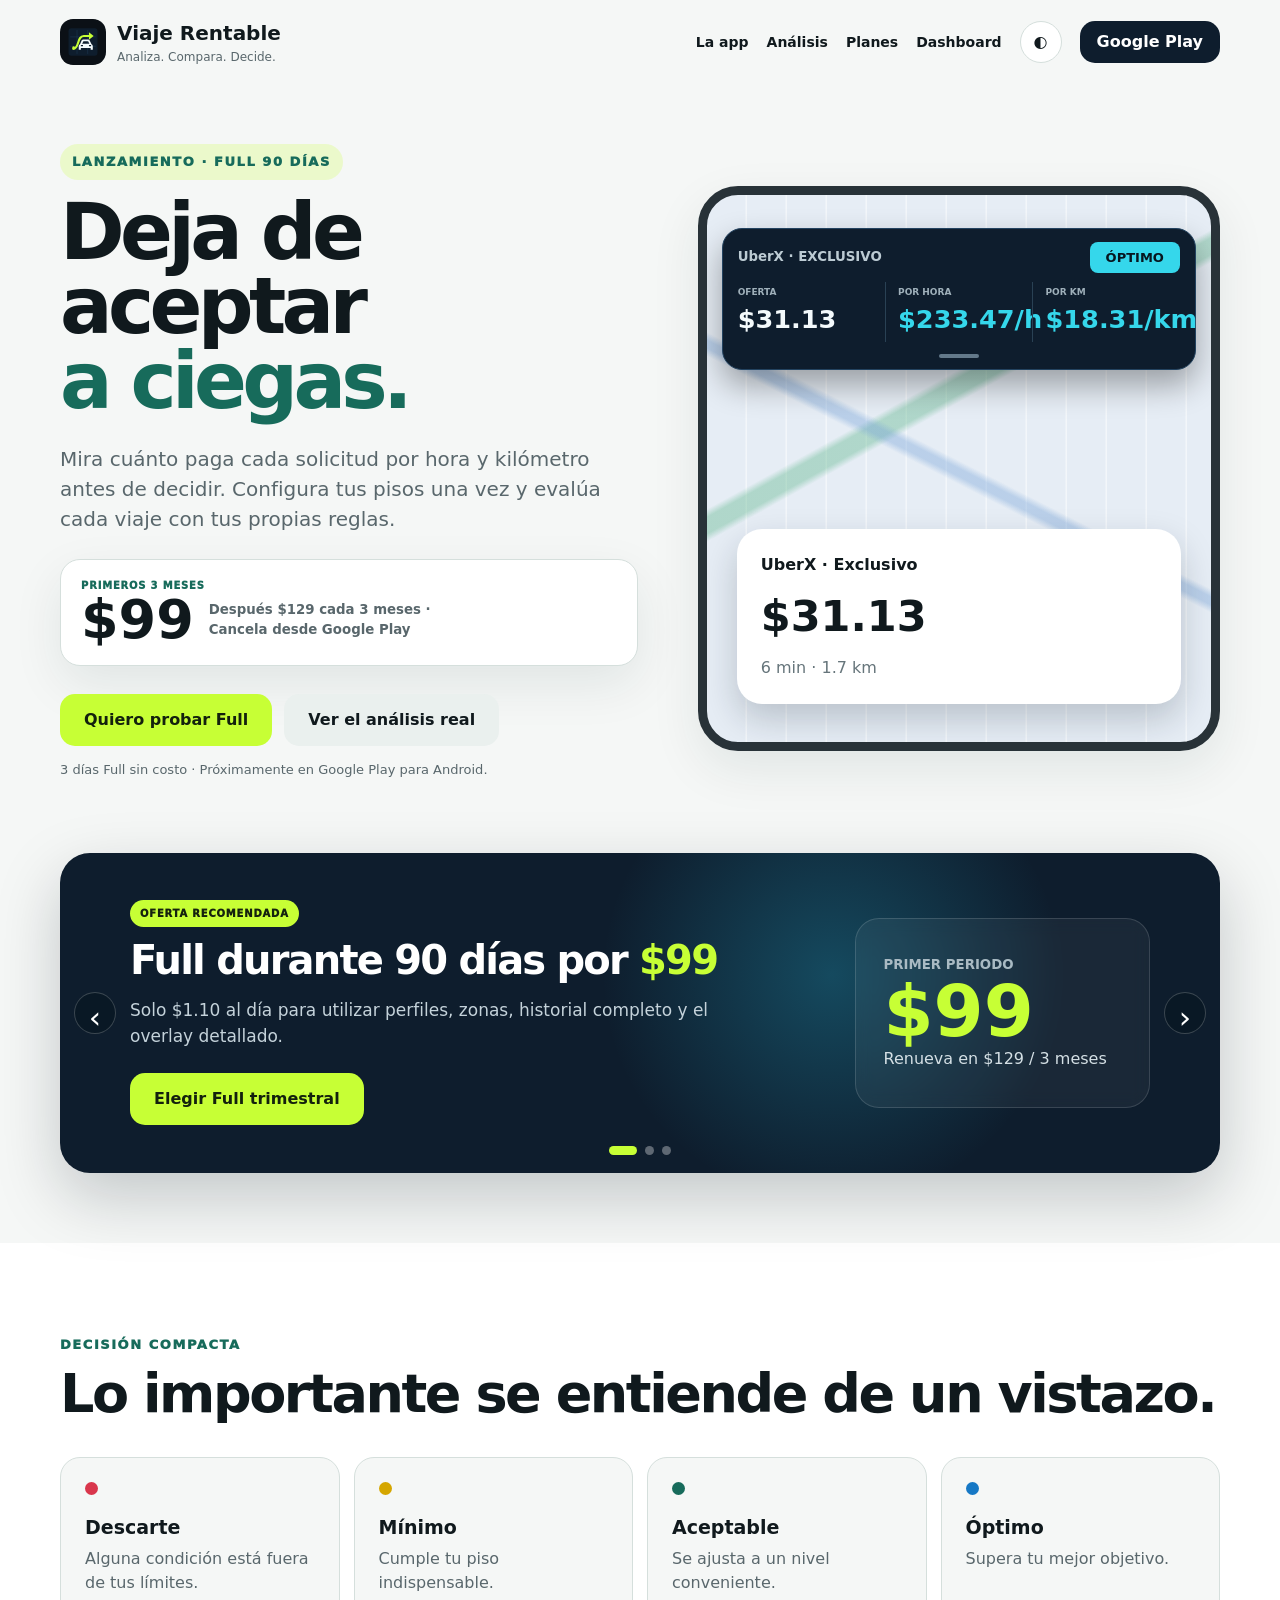
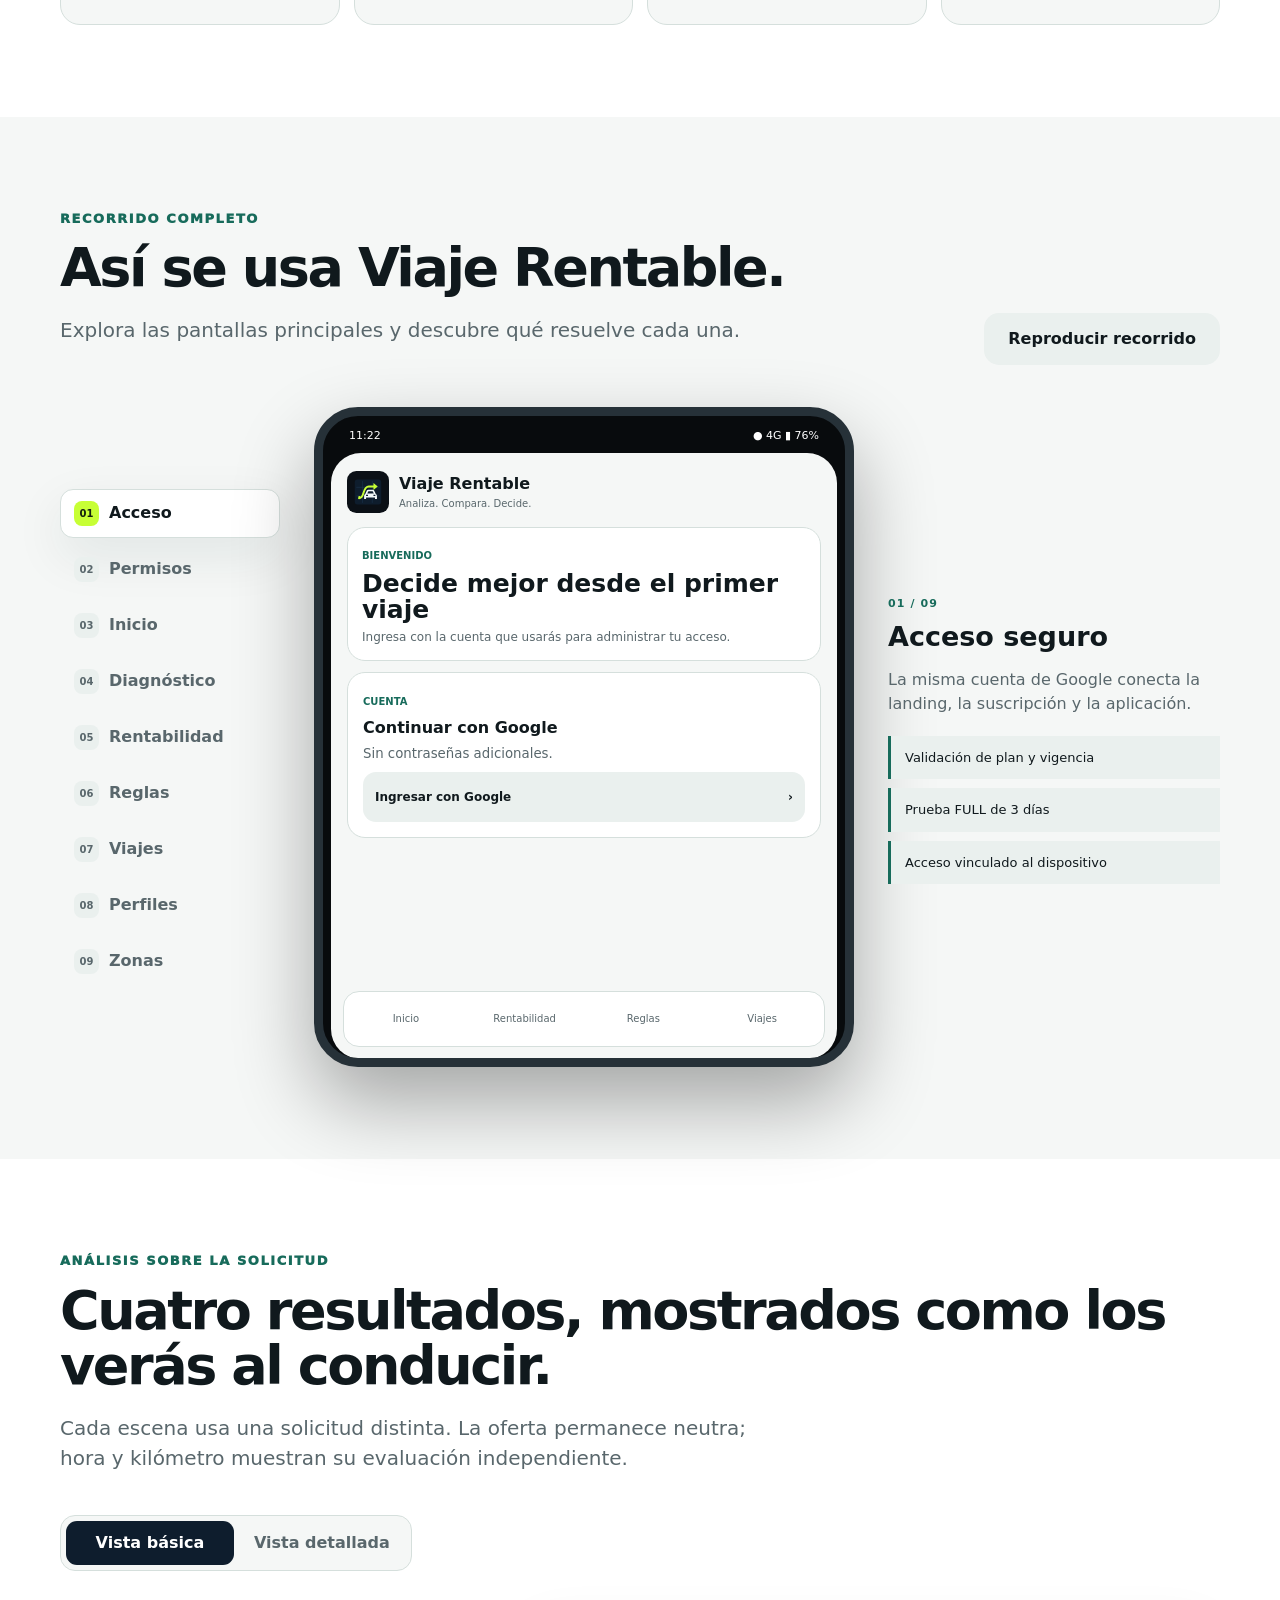
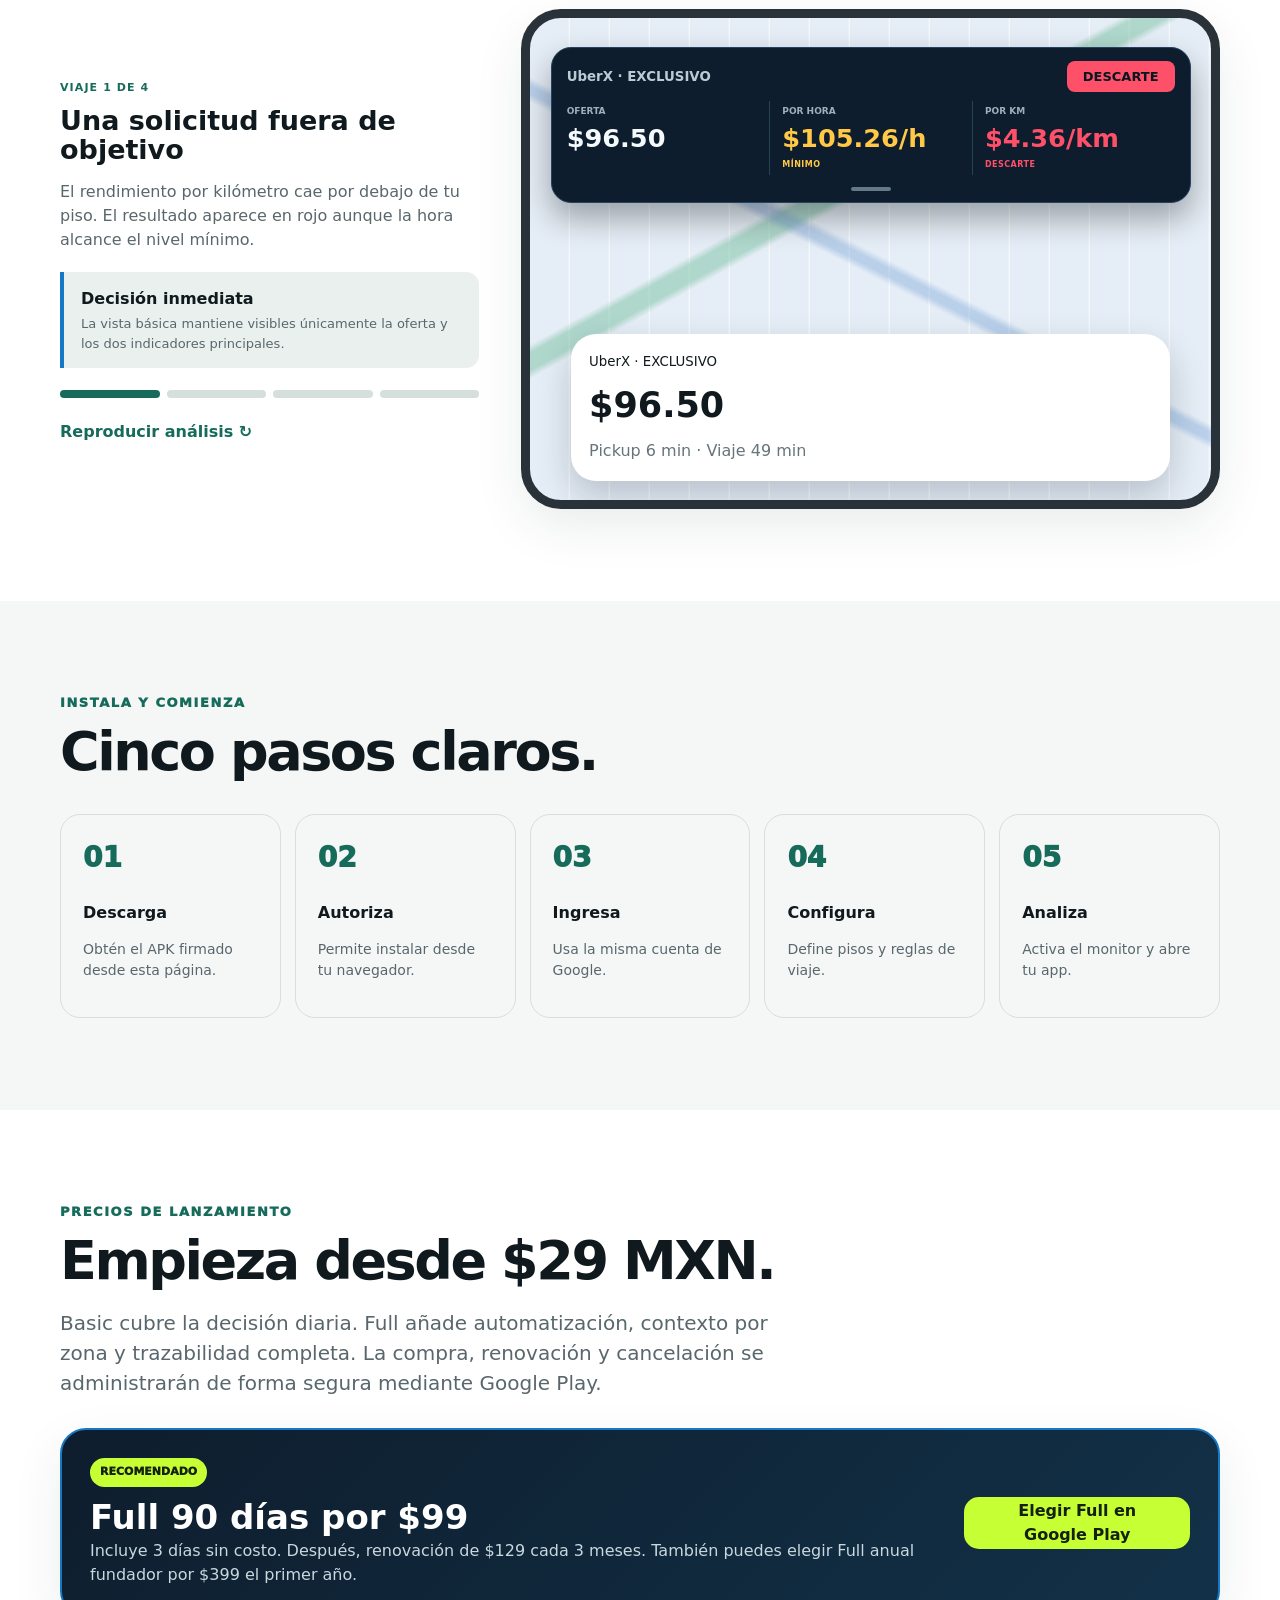
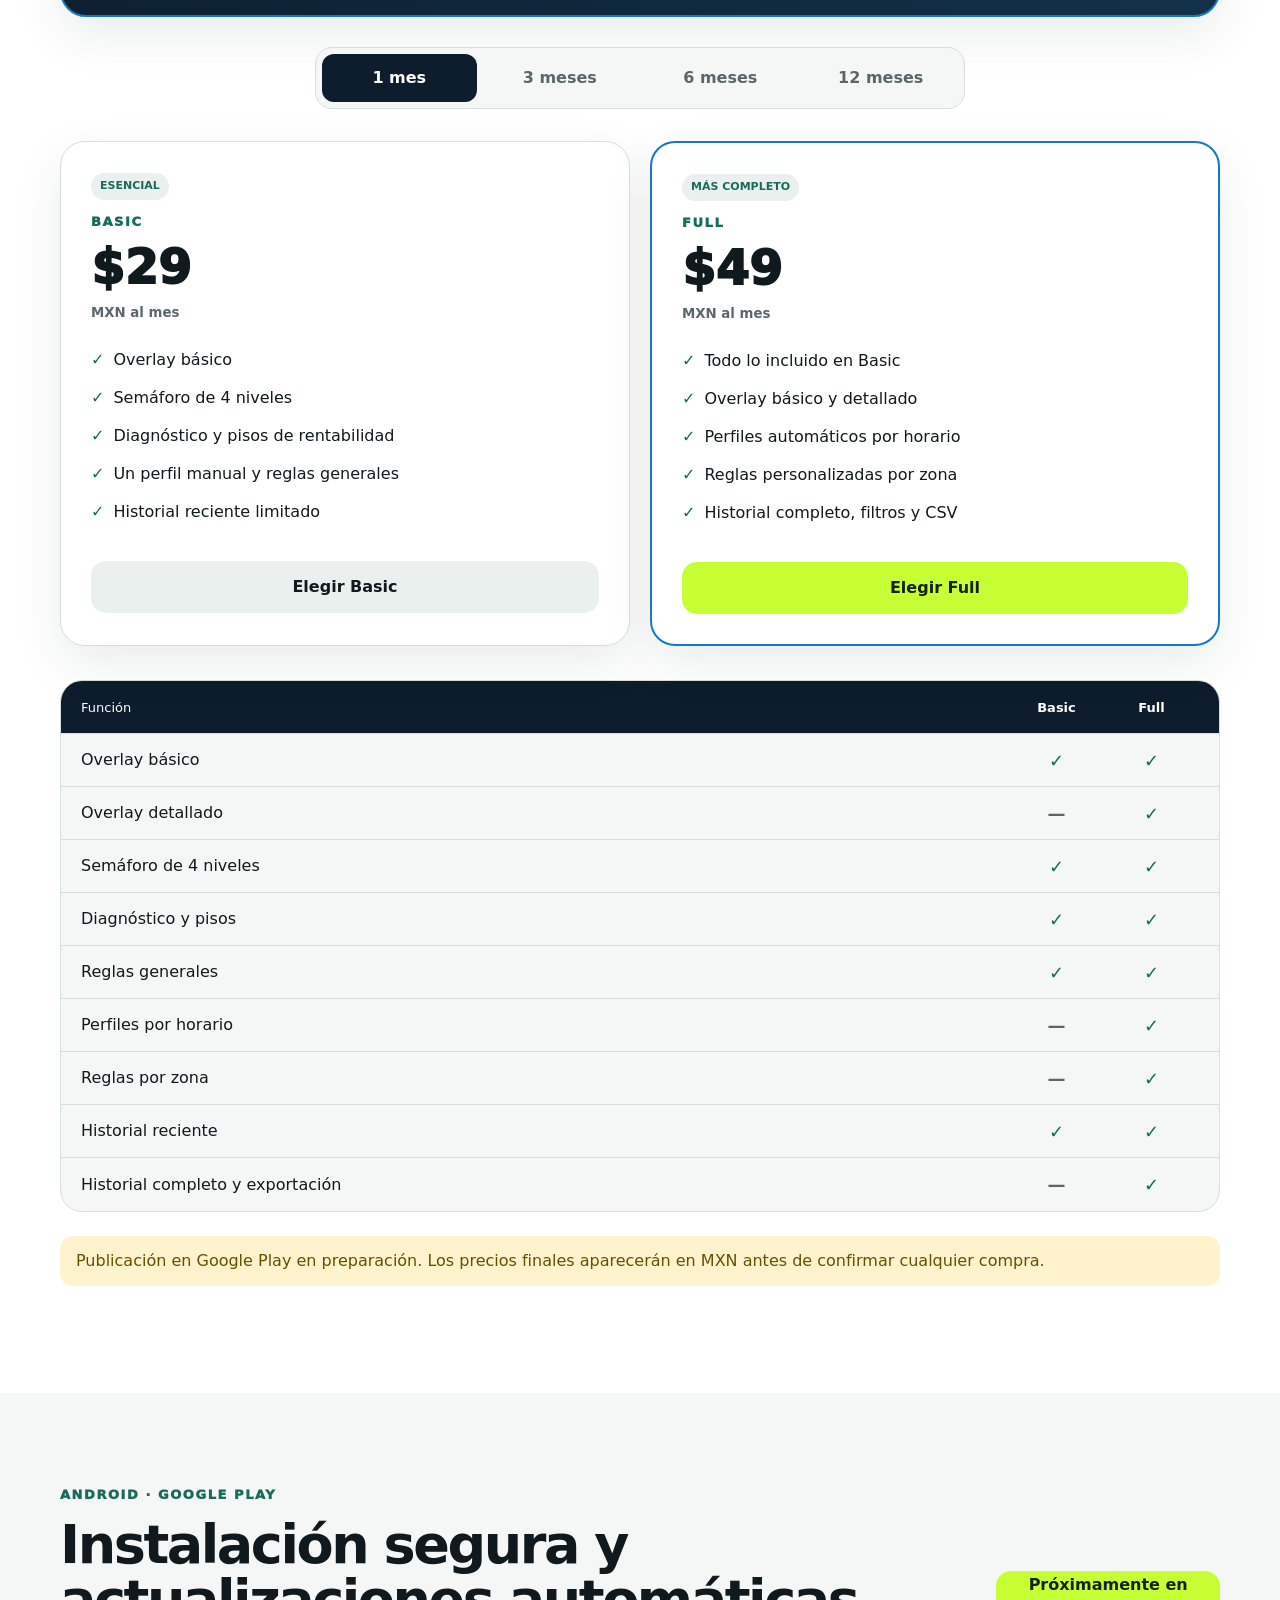
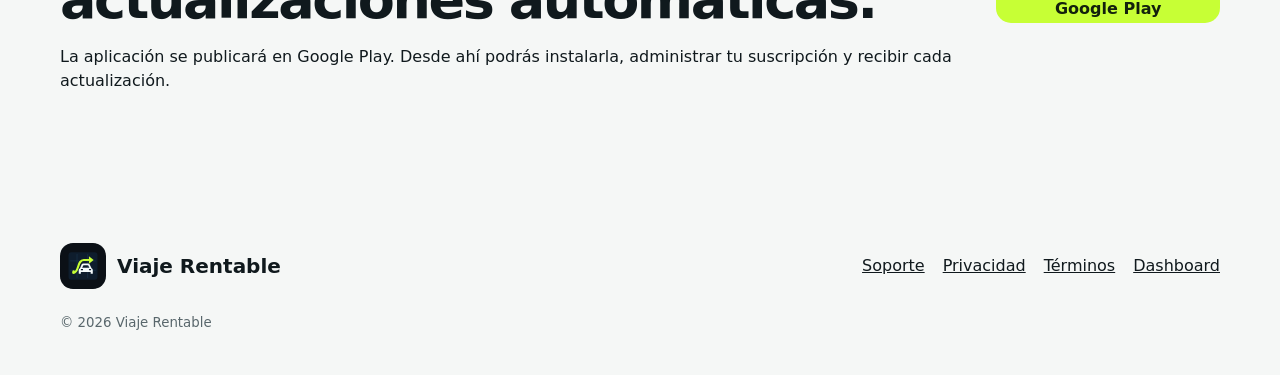
<file: web/index.html>
<!doctype html><html lang="es-MX"><head><meta charset="utf-8"><meta name="viewport" content="width=device-width,initial-scale=1"><meta name="theme-color" content="#0b1016"><title>Viaje Rentable | Decide con datos</title><meta name="description" content="Analiza solicitudes visibles de Uber Driver y DiDi Conductor con tus propios parámetros de rentabilidad."><link rel="icon" href="./assets/app-icon.svg"><link rel="stylesheet" href="./styles.css"></head><body>
<header class="wrap top"><a class="brand" href="./"><img src="./assets/app-icon.svg" alt=""><span>Viaje Rentable<small>Analiza. Compara. Decide.</small></span></a><nav class="nav"><a href="#producto">La app</a><a href="#analisis">Análisis</a><a href="#planes">Planes</a><a href="./admin/">Dashboard</a><button class="theme-toggle" data-theme-toggle aria-label="Cambiar tema">◐</button><button class="button compact" data-play>Google Play</button></nav></header>
<main>
<section class="wrap hero sales-hero"><div><div class="eyebrow promo-eyebrow">LANZAMIENTO · FULL 90 DÍAS</div><h1>Deja de aceptar<br><span>a ciegas.</span></h1><p class="lead">Mira cuánto paga cada solicitud por hora y kilómetro antes de decidir. Configura tus pisos una vez y evalúa cada viaje con tus propias reglas.</p><div class="hero-offer"><span>PRIMEROS 3 MESES</span><strong>$99</strong><small>Después $129 cada 3 meses · Cancela desde Google Play</small></div><div class="actions"><a class="button primary pulse-cta" href="#planes">Quiero probar Full</a><a class="button ghost" href="#analisis">Ver el análisis real</a></div><p class="fine">3 días Full sin costo · Próximamente en Google Play para Android.</p></div><div class="phone hero-phone"><div class="map-lines"></div><div class="ride-card"><b>UberX · Exclusivo</b><strong>$31.13</strong><span>6 min · 1.7 km</span></div><div class="real-overlay"><div class="overlay-head"><small>UberX · EXCLUSIVO</small><b class="level decision-optimal">ÓPTIMO</b></div><div class="overlay-metrics"><div><span>OFERTA</span><strong>$31.13</strong></div><div><span>POR HORA</span><strong class="level-optimal">$233.47/h</strong></div><div><span>POR KM</span><strong class="level-optimal">$18.31/km</strong></div></div><i></i></div></div></section>
<section class="wrap sales-carousel" aria-label="Promociones de lanzamiento"><div class="sales-track" id="salesTrack"><article class="sales-slide active"><div><span class="sales-kicker">OFERTA RECOMENDADA</span><h2>Full durante 90 días por <em>$99</em></h2><p>Solo $1.10 al día para utilizar perfiles, zonas, historial completo y el overlay detallado.</p><a href="#planes" class="button primary">Elegir Full trimestral</a></div><div class="price-visual"><small>PRIMER PERIODO</small><strong>$99</strong><span>Renueva en $129 / 3 meses</span></div></article><article class="sales-slide"><div><span class="sales-kicker">MAYOR AHORRO</span><h2>Un año completo de Full por <em>$399</em></h2><p>Precio fundador durante el primer año. Después, renovación anual por $449.</p><a href="#planes" class="button primary">Ver Full anual</a></div><div class="price-visual"><small>AHORRO VS. MENSUAL</small><strong>$189</strong><span>Primer año de lanzamiento</span></div></article><article class="sales-slide"><div><span class="sales-kicker">DECIDE CON DATOS</span><h2>Una solicitud puede verse bien y pagar mal.</h2><p>Viaje Rentable compara hora y kilómetro por separado y aplica el resultado más conservador.</p><a href="#analisis" class="button primary">Ver ejemplos reales</a></div><div class="benefit-visual"><b>POR HORA</b><strong class="level-optimal">$205.40/h</strong><b>POR KM</b><strong class="level-acceptable">$8.40/km</strong></div></article></div><button class="carousel-arrow prev" id="salesPrev" aria-label="Promoción anterior">‹</button><button class="carousel-arrow next" id="salesNext" aria-label="Promoción siguiente">›</button><div class="sales-dots" id="salesDots"></div></section>

<section class="section surface"><div class="wrap"><div class="eyebrow">Decisión compacta</div><h2>Lo importante se entiende de un vistazo.</h2><div class="grid4"><article class="feature"><span class="dot discard"></span><b>Descarte</b><p>Alguna condición está fuera de tus límites.</p></article><article class="feature"><span class="dot minimum"></span><b>Mínimo</b><p>Cumple tu piso indispensable.</p></article><article class="feature"><span class="dot acceptable"></span><b>Aceptable</b><p>Se ajusta a un nivel conveniente.</p></article><article class="feature"><span class="dot optimal"></span><b>Óptimo</b><p>Supera tu mejor objetivo.</p></article></div></div></section>

<section class="section product-tour" id="producto"><div class="wrap"><div class="tour-heading"><div><div class="eyebrow">Recorrido completo</div><h2>Así se usa Viaje Rentable.</h2><p class="lead">Explora las pantallas principales y descubre qué resuelve cada una.</p></div><button class="button ghost" id="playTour">Reproducir recorrido</button></div><div class="tour-layout"><div class="tour-nav" id="tourNav"></div><div class="device-stage"><div class="app-device"><div class="device-status"><span>11:22</span><span>● 4G ▮ 76%</span></div><div class="app-shell"><div class="app-bar"><img src="./assets/app-icon.svg" alt=""><span><b>Viaje Rentable</b><small>Analiza. Compara. Decide.</small></span></div><div class="app-view" id="appView"></div><div class="app-tabs" id="appTabs"><button>Inicio</button><button>Rentabilidad</button><button>Reglas</button><button>Viajes</button></div></div></div><div class="tour-copy"><span id="tourStep">01 / 09</span><h3 id="tourTitle">Acceso seguro</h3><p id="tourDescription"></p><div id="tourHighlights" class="tour-highlights"></div></div></div></div></section>

<section class="section surface" id="analisis"><div class="wrap"><div class="eyebrow">Análisis sobre la solicitud</div><h2>Cuatro resultados, mostrados como los verás al conducir.</h2><p class="lead">Cada escena usa una solicitud distinta. La oferta permanece neutra; hora y kilómetro muestran su evaluación independiente.</p><div class="overlay-view-switch" role="group" aria-label="Vista del overlay"><button class="active" data-overlay-view="basic">Vista básica</button><button data-overlay-view="detail">Vista detallada</button></div><div class="analysis-stage"><div class="analysis-copy"><span id="rideCounter">VIAJE 1 DE 4</span><h3 id="rideTitle">Una solicitud fuera de objetivo</h3><p id="rideExplanation"></p><div class="view-note"><b id="overlayViewTitle">Decisión inmediata</b><span id="overlayViewCopy">La vista básica mantiene visibles únicamente la oferta y los dos indicadores principales.</span></div><div class="ride-selector" id="rideSelector"></div><button class="text-button" id="playRides">Reproducir análisis ↻</button></div><div class="demo-phone ride-demo"><div class="fake-map"></div><div class="fake-request"><small id="demoCategory"></small><strong id="demoOffer"></strong><span id="demoRoute"></span></div><div class="real-overlay animated visible" id="analysisOverlay"><div class="overlay-head"><small id="demoOverlayCategory"></small><b class="level" id="demoDecision"></b></div><div class="overlay-metrics"><div><span>OFERTA</span><strong id="demoOverlayOffer"></strong></div><div><span>POR HORA</span><strong id="demoHour"></strong><small id="demoHourLevel"></small></div><div><span>POR KM</span><strong id="demoKm"></strong><small id="demoKmLevel"></small></div></div><div class="detail-breakdown hidden" id="detailBreakdown"><b>EVALUACIÓN POR DATO</b><div class="detail-grid"><div><span>Por hora</span><strong id="detailHour"></strong><small id="detailHourState"></small></div><div><span>Por km</span><strong id="detailKm"></strong><small id="detailKmState"></small></div><div><span>Tiempo total</span><strong id="detailTime"></strong><small>LECTURA</small></div><div><span>Distancia total</span><strong id="detailDistance"></strong><small>LECTURA</small></div><div><span>Calificación</span><strong id="detailRating"></strong><small>CUMPLE</small></div><div><span>Zona</span><strong id="detailZone"></strong><small>REGLA</small></div></div><div class="detail-alert">Sin alertas adicionales</div></div><i></i></div></div></div></div></section>

<section class="section"><div class="wrap"><div class="eyebrow">Instala y comienza</div><h2>Cinco pasos claros.</h2><div class="steps"><article><b>Descarga</b><p>Obtén el APK firmado desde esta página.</p></article><article><b>Autoriza</b><p>Permite instalar desde tu navegador.</p></article><article><b>Ingresa</b><p>Usa la misma cuenta de Google.</p></article><article><b>Configura</b><p>Define pisos y reglas de viaje.</p></article><article><b>Analiza</b><p>Activa el monitor y abre tu app.</p></article></div></div></section>

<section class="section surface" id="planes"><div class="wrap"><div class="eyebrow">Precios de lanzamiento</div><h2>Empieza desde $29 MXN.</h2><p class="lead">Basic cubre la decisión diaria. Full añade automatización, contexto por zona y trazabilidad completa. La compra, renovación y cancelación se administrarán de forma segura mediante Google Play.</p><div class="founder-offer"><div><span>RECOMENDADO</span><h3>Full 90 días por $99</h3><p>Incluye 3 días sin costo. Después, renovación de $129 cada 3 meses. También puedes elegir Full anual fundador por $399 el primer año.</p></div><button class="button primary" data-play>Elegir Full en Google Play</button></div><div class="period-switch" role="group" aria-label="Duración del plan"><button class="active" data-period="month">1 mes</button><button data-period="quarter">3 meses</button><button data-period="half">6 meses</button><button data-period="year">12 meses</button></div><div class="plans"><article class="plan"><span class="plan-status">ESENCIAL</span><div class="eyebrow">Basic</div><div class="price" id="basicPrice">$29</div><small class="price-period" id="basicPeriod">MXN al mes</small><ul class="clean"><li>Overlay básico</li><li>Semáforo de 4 niveles</li><li>Diagnóstico y pisos de rentabilidad</li><li>Un perfil manual y reglas generales</li><li>Historial reciente limitado</li></ul><button class="button ghost" data-play>Elegir Basic</button></article><article class="plan featured-plan"><span class="plan-status">MÁS COMPLETO</span><div class="eyebrow">Full</div><div class="price" id="fullPrice">$49</div><small class="price-period" id="fullPeriod">MXN al mes</small><ul class="clean"><li>Todo lo incluido en Basic</li><li>Overlay básico y detallado</li><li>Perfiles automáticos por horario</li><li>Reglas personalizadas por zona</li><li>Historial completo, filtros y CSV</li></ul><button class="button primary" data-play>Elegir Full</button></article></div><div class="plan-comparison" aria-label="Comparación de planes"><div class="comparison-head"><span>Función</span><b>Basic</b><b>Full</b></div><div><span>Overlay básico</span><b>✓</b><b>✓</b></div><div><span>Overlay detallado</span><b class="muted-mark">—</b><b>✓</b></div><div><span>Semáforo de 4 niveles</span><b>✓</b><b>✓</b></div><div><span>Diagnóstico y pisos</span><b>✓</b><b>✓</b></div><div><span>Reglas generales</span><b>✓</b><b>✓</b></div><div><span>Perfiles por horario</span><b class="muted-mark">—</b><b>✓</b></div><div><span>Reglas por zona</span><b class="muted-mark">—</b><b>✓</b></div><div><span>Historial reciente</span><b>✓</b><b>✓</b></div><div><span>Historial completo y exportación</span><b class="muted-mark">—</b><b>✓</b></div></div><p class="notice" id="playMessage">Publicación en Google Play en preparación. Los precios finales aparecerán en MXN antes de confirmar cualquier compra.</p></div></section>

<section class="section" id="descarga"><div class="wrap download-box"><div><div class="eyebrow">Android · Google Play</div><h2>Instalación segura y actualizaciones automáticas.</h2><p>La aplicación se publicará en Google Play. Desde ahí podrás instalarla, administrar tu suscripción y recibir cada actualización.</p></div><button class="button primary" data-play>Próximamente en Google Play</button></div></section>
</main><footer class="wrap footer"><div class="brand"><img src="./assets/app-icon.svg" alt=""><span>Viaje Rentable</span></div><div><a href="./soporte.html">Soporte</a><a href="./privacidad.html">Privacidad</a><a href="./terminos.html">Términos</a><a href="./admin/">Dashboard</a></div><small>© 2026 Viaje Rentable</small></footer><script type="module" src="./app.js"></script></body></html>
</file>
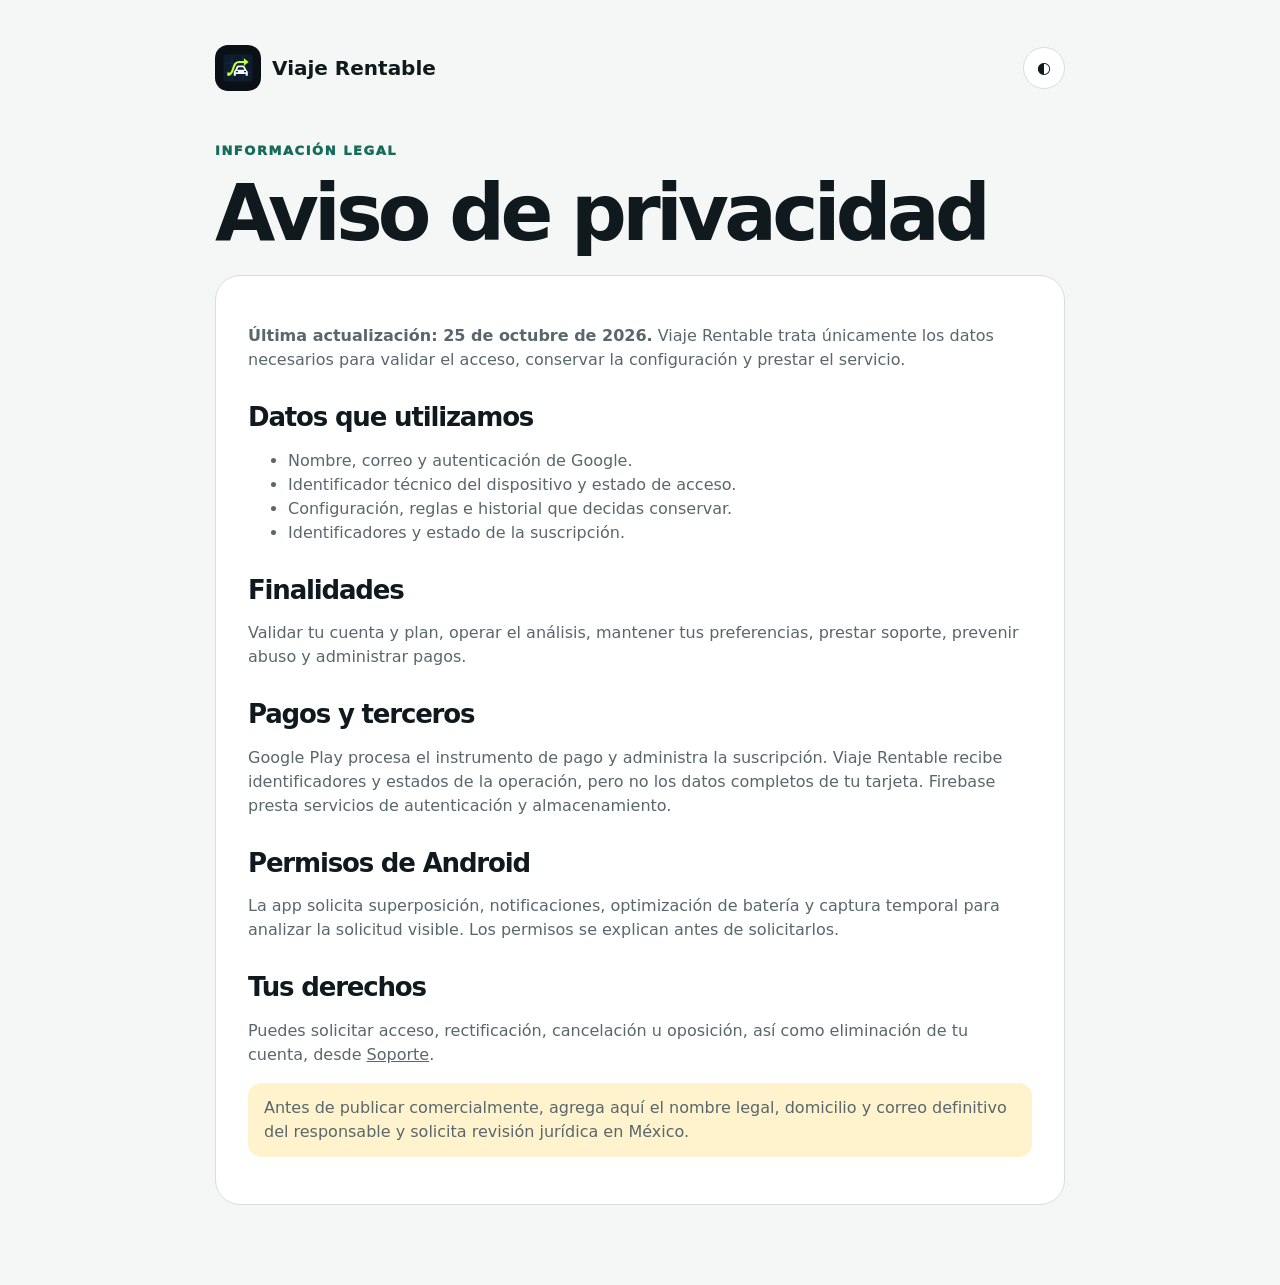
<file: web/privacidad.html>
<!doctype html><html lang="es-MX"><head><meta charset="utf-8"><meta name="viewport" content="width=device-width,initial-scale=1"><title>Privacidad | Viaje Rentable</title><link rel="icon" href="./assets/app-icon.svg"><link rel="stylesheet" href="./styles.css"></head><body><main class="wrap legal"><header class="legal-head"><a class="brand" href="./"><img src="./assets/app-icon.svg" alt=""><span>Viaje Rentable</span></a><button class="theme-toggle" data-theme-toggle>◐</button></header><div class="eyebrow">Información legal</div><h1>Aviso de privacidad</h1><article class="legal-card"><p><b>Última actualización: 25 de octubre de 2026.</b> Viaje Rentable trata únicamente los datos necesarios para validar el acceso, conservar la configuración y prestar el servicio.</p><h2>Datos que utilizamos</h2><ul><li>Nombre, correo y autenticación de Google.</li><li>Identificador técnico del dispositivo y estado de acceso.</li><li>Configuración, reglas e historial que decidas conservar.</li><li>Identificadores y estado de la suscripción.</li></ul><h2>Finalidades</h2><p>Validar tu cuenta y plan, operar el análisis, mantener tus preferencias, prestar soporte, prevenir abuso y administrar pagos.</p><h2>Pagos y terceros</h2><p>Google Play procesa el instrumento de pago y administra la suscripción. Viaje Rentable recibe identificadores y estados de la operación, pero no los datos completos de tu tarjeta. Firebase presta servicios de autenticación y almacenamiento.</p><h2>Permisos de Android</h2><p>La app solicita superposición, notificaciones, optimización de batería y captura temporal para analizar la solicitud visible. Los permisos se explican antes de solicitarlos.</p><h2>Tus derechos</h2><p>Puedes solicitar acceso, rectificación, cancelación u oposición, así como eliminación de tu cuenta, desde <a href="./soporte.html">Soporte</a>.</p><p class="notice">Antes de publicar comercialmente, agrega aquí el nombre legal, domicilio y correo definitivo del responsable y solicita revisión jurídica en México.</p></article></main><script type="module" src="./theme.js"></script></body></html>
</file>
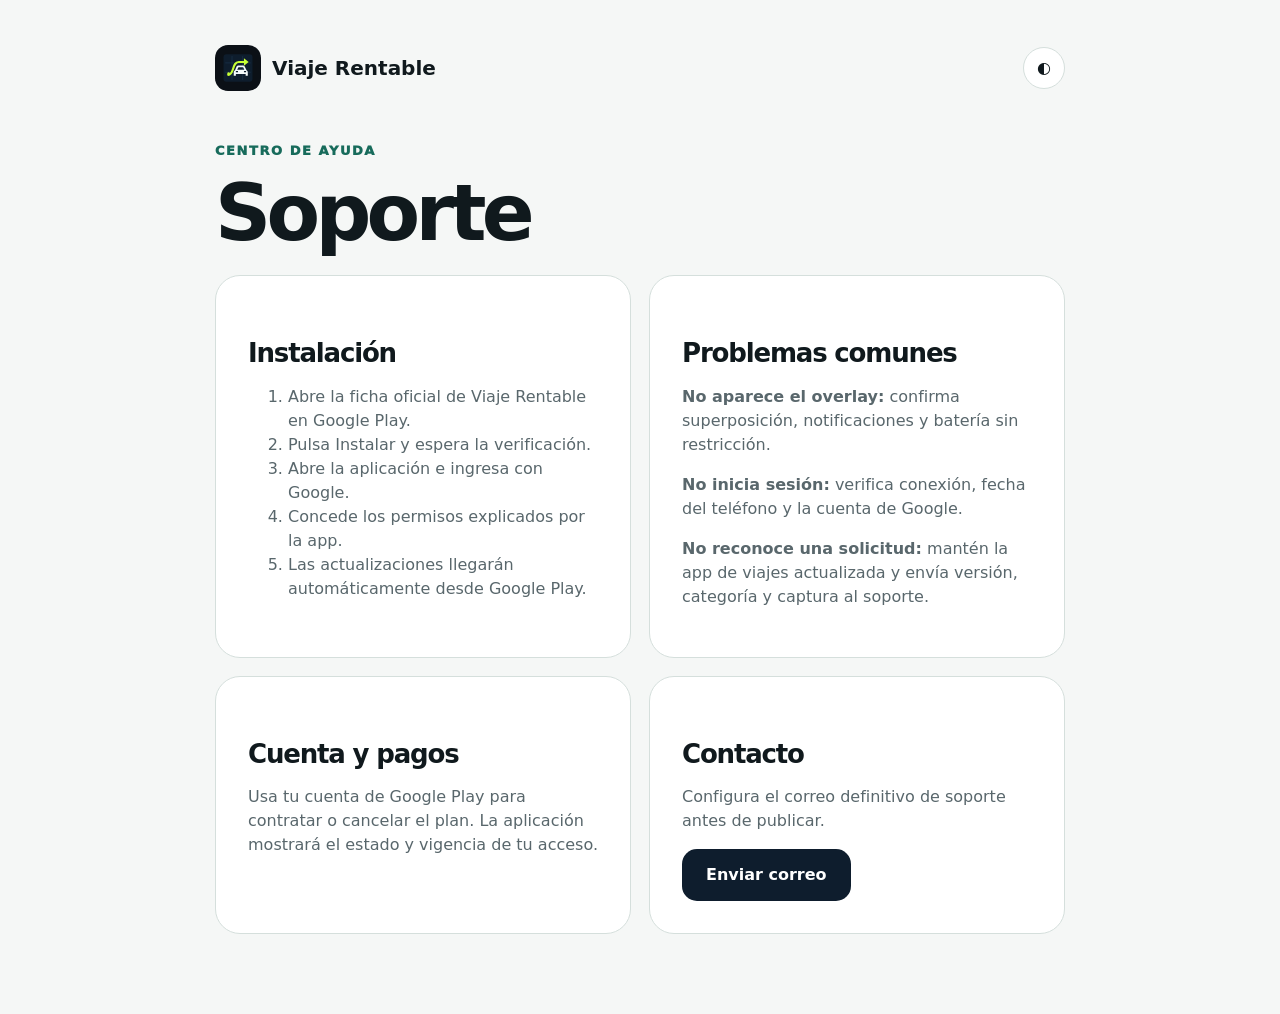
<file: web/soporte.html>
<!doctype html><html lang="es-MX"><head><meta charset="utf-8"><meta name="viewport" content="width=device-width,initial-scale=1"><title>Soporte | Viaje Rentable</title><link rel="icon" href="./assets/app-icon.svg"><link rel="stylesheet" href="./styles.css"></head><body><main class="wrap legal"><header class="legal-head"><a class="brand" href="./"><img src="./assets/app-icon.svg" alt=""><span>Viaje Rentable</span></a><button class="theme-toggle" data-theme-toggle>◐</button></header><div class="eyebrow">Centro de ayuda</div><h1>Soporte</h1><div class="support-grid"><article class="legal-card"><h2>Instalación</h2><ol><li>Abre la ficha oficial de Viaje Rentable en Google Play.</li><li>Pulsa Instalar y espera la verificación.</li><li>Abre la aplicación e ingresa con Google.</li><li>Concede los permisos explicados por la app.</li><li>Las actualizaciones llegarán automáticamente desde Google Play.</li></ol></article><article class="legal-card"><h2>Problemas comunes</h2><p><b>No aparece el overlay:</b> confirma superposición, notificaciones y batería sin restricción.</p><p><b>No inicia sesión:</b> verifica conexión, fecha del teléfono y la cuenta de Google.</p><p><b>No reconoce una solicitud:</b> mantén la app de viajes actualizada y envía versión, categoría y captura al soporte.</p></article><article class="legal-card"><h2>Cuenta y pagos</h2><p>Usa tu cuenta de Google Play para contratar o cancelar el plan. La aplicación mostrará el estado y vigencia de tu acceso.</p></article><article class="legal-card"><h2>Contacto</h2><p>Configura el correo definitivo de soporte antes de publicar.</p><a class="button" href="mailto:soporte@tu-dominio.mx">Enviar correo</a></article></div></main><script type="module" src="./theme.js"></script></body></html>
</file>
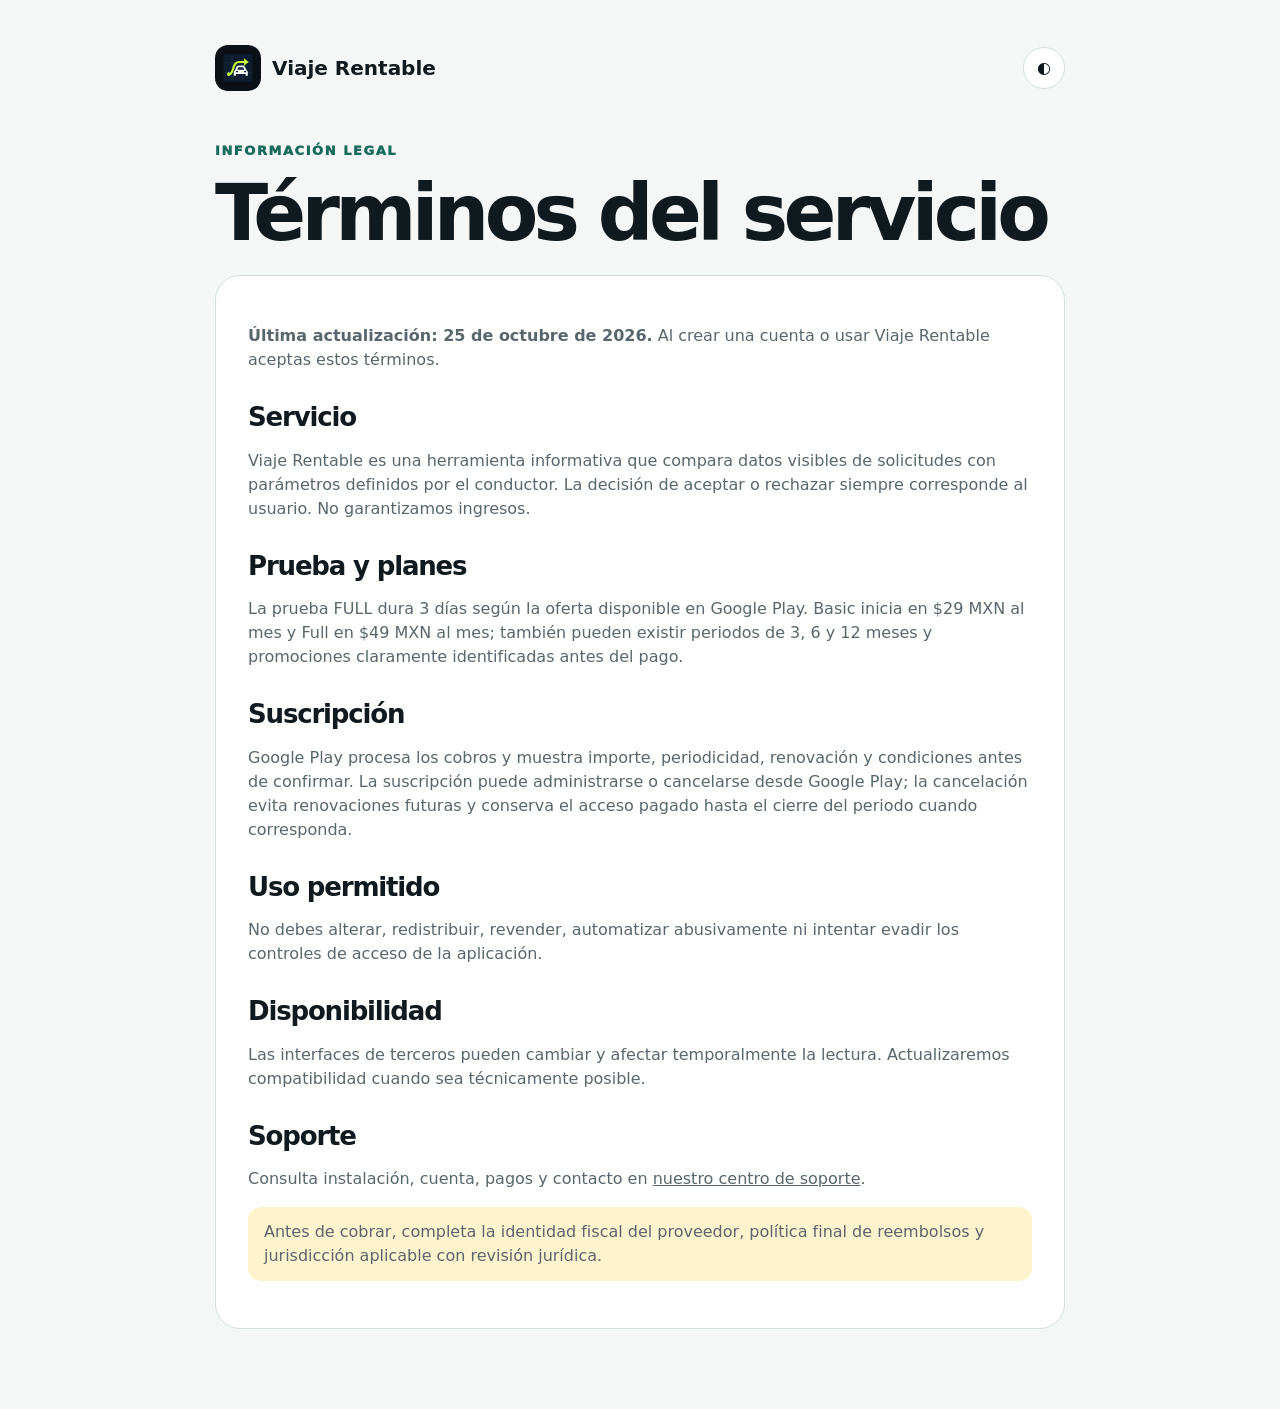
<file: web/terminos.html>
<!doctype html><html lang="es-MX"><head><meta charset="utf-8"><meta name="viewport" content="width=device-width,initial-scale=1"><title>Términos | Viaje Rentable</title><link rel="icon" href="./assets/app-icon.svg"><link rel="stylesheet" href="./styles.css"></head><body><main class="wrap legal"><header class="legal-head"><a class="brand" href="./"><img src="./assets/app-icon.svg" alt=""><span>Viaje Rentable</span></a><button class="theme-toggle" data-theme-toggle>◐</button></header><div class="eyebrow">Información legal</div><h1>Términos del servicio</h1><article class="legal-card"><p><b>Última actualización: 25 de octubre de 2026.</b> Al crear una cuenta o usar Viaje Rentable aceptas estos términos.</p><h2>Servicio</h2><p>Viaje Rentable es una herramienta informativa que compara datos visibles de solicitudes con parámetros definidos por el conductor. La decisión de aceptar o rechazar siempre corresponde al usuario. No garantizamos ingresos.</p><h2>Prueba y planes</h2><p>La prueba FULL dura 3 días según la oferta disponible en Google Play. Basic inicia en $29 MXN al mes y Full en $49 MXN al mes; también pueden existir periodos de 3, 6 y 12 meses y promociones claramente identificadas antes del pago.</p><h2>Suscripción</h2><p>Google Play procesa los cobros y muestra importe, periodicidad, renovación y condiciones antes de confirmar. La suscripción puede administrarse o cancelarse desde Google Play; la cancelación evita renovaciones futuras y conserva el acceso pagado hasta el cierre del periodo cuando corresponda.</p><h2>Uso permitido</h2><p>No debes alterar, redistribuir, revender, automatizar abusivamente ni intentar evadir los controles de acceso de la aplicación.</p><h2>Disponibilidad</h2><p>Las interfaces de terceros pueden cambiar y afectar temporalmente la lectura. Actualizaremos compatibilidad cuando sea técnicamente posible.</p><h2>Soporte</h2><p>Consulta instalación, cuenta, pagos y contacto en <a href="./soporte.html">nuestro centro de soporte</a>.</p><p class="notice">Antes de cobrar, completa la identidad fiscal del proveedor, política final de reembolsos y jurisdicción aplicable con revisión jurídica.</p></article></main><script type="module" src="./theme.js"></script></body></html>
</file>
<file: web/styles.css>
:root{color-scheme:light;--bg:#f5f7f6;--surface:#fff;--soft:#eaf0ee;--ink:#10191d;--muted:#59676c;--line:#d5dfdc;--navy:#0e1d2d;--lime:#c7ff35;--green:#176b5b;--red:#d9364c;--yellow:#d5a600;--blue:#1678c5;--shadow:0 18px 50px #102a3216}
:root[data-theme="dark"]{color-scheme:dark;--bg:#000;--surface:#121212;--soft:#1e1e1e;--ink:#f4fafc;--muted:#a0a0a0;--line:#2c2c2c;--green:#61e4b0;--red:#ff5069;--yellow:#ffc946;--blue:#35d7eb;--shadow:0 18px 50px #0009}
*{box-sizing:border-box}html{scroll-behavior:smooth}body{margin:0;background:var(--bg);color:var(--ink);font-family:Inter,system-ui,-apple-system,"Segoe UI",sans-serif;line-height:1.5}button,a{font:inherit}a{color:inherit}.wrap{width:min(1160px,calc(100% - 36px));margin:auto}.top{display:flex;align-items:center;justify-content:space-between;padding:18px 0;position:relative;z-index:20}.brand{display:flex;align-items:center;gap:11px;text-decoration:none;font-weight:900}.brand img{width:46px;height:46px;border-radius:13px}.brand span{display:flex;flex-direction:column;font-size:20px}.brand small{font-weight:500;color:var(--muted);font-size:12px}.nav{display:flex;align-items:center;gap:18px}.nav a{text-decoration:none;font-weight:700;font-size:14px}.theme-toggle{width:42px;height:42px;border:1px solid var(--line);border-radius:50%;background:var(--surface);color:var(--ink);cursor:pointer}.button{display:inline-flex;align-items:center;justify-content:center;min-height:52px;padding:0 24px;border:0;border-radius:15px;background:var(--navy);color:#fff;text-decoration:none;font-weight:900;cursor:pointer}.button.compact{min-height:42px;padding:0 17px}.button.primary{background:var(--lime);color:#13210d}.button.ghost{background:var(--soft);color:var(--ink)}.hero{min-height:690px;display:grid;grid-template-columns:1.05fr .95fr;gap:60px;align-items:center;padding:60px 0 90px}.eyebrow{font-size:13px;font-weight:950;letter-spacing:.12em;text-transform:uppercase;color:var(--green)}h1{font-size:clamp(46px,6.4vw,78px);line-height:.96;letter-spacing:-.06em;margin:15px 0 25px}h1 span{color:var(--green)}h2{font-size:clamp(34px,4.4vw,54px);line-height:1.02;letter-spacing:-.045em;margin:12px 0 18px}h3{font-size:27px;line-height:1.08;margin:8px 0 12px}.lead{font-size:20px;color:var(--muted);max-width:730px}.fine{font-size:13px;color:var(--muted)}.actions{display:flex;flex-wrap:wrap;gap:12px;margin:28px 0 14px}.section{padding:92px 0}.surface{background:var(--surface)}
.phone,.demo-phone,.config-phone{position:relative;overflow:hidden;border:9px solid #283238;border-radius:40px;box-shadow:var(--shadow)}.hero-phone{height:565px;background:#e6edf5}.map-lines,.fake-map{position:absolute;inset:0;background:linear-gradient(27deg,transparent 48%,#78a4d866 49% 50%,transparent 51%),linear-gradient(151deg,transparent 38%,#5eb68b66 39% 41%,transparent 42%),repeating-linear-gradient(90deg,#fff0 0 38px,#fff8 39px 40px)}.ride-card,.fake-request{position:absolute;left:6%;right:6%;bottom:7%;display:flex;flex-direction:column;gap:7px;padding:24px;border-radius:25px;background:#fff;color:#10191d;box-shadow:0 15px 35px #0e1d2d35}.ride-card strong,.fake-request strong{font-size:43px}.ride-card span,.fake-request span{color:#66757b}.real-overlay{position:absolute;top:6%;left:3%;right:3%;padding:13px 15px 11px;background:#0e1d2d;color:#f4fafc;border:1px solid #234360;border-radius:20px;box-shadow:0 15px 32px #0005}.overlay-head{display:flex;align-items:center;justify-content:space-between}.overlay-head small{font-weight:800;color:#bccbd3}.level{padding:6px 16px;border-radius:8px;font-size:13px;color:#07161f}.level.optimal{background:#35d7eb}.level.discard{background:#ff5069}.overlay-metrics{display:grid;grid-template-columns:1fr 1fr 1fr;margin-top:9px}.overlay-metrics>div{padding:4px 12px;border-left:1px solid #294154;min-width:0}.overlay-metrics>div:first-child{border-left:0;padding-left:0}.overlay-metrics span{display:block;font-size:9px;color:#9fb0ba;font-weight:800}.overlay-metrics strong{display:block;font-size:clamp(17px,2vw,27px);white-space:nowrap}.optimal-text{color:#35d7eb}.minimum-text{color:#ffc946}.discard-text{color:#ff5069}.real-overlay i{display:block;width:40px;height:4px;border-radius:9px;background:#63798a;margin:12px auto 0}
.grid4{display:grid;grid-template-columns:repeat(4,1fr);gap:14px;margin-top:36px}.feature{padding:24px;border:1px solid var(--line);border-radius:20px;background:var(--bg)}.feature b{font-size:19px}.feature p{color:var(--muted);margin:5px 0}.dot{display:block;width:13px;height:13px;border-radius:50%;margin-bottom:18px}.discard{background:var(--red)}.minimum{background:var(--yellow)}.acceptable{background:var(--green)}.optimal{background:var(--blue)}
.demo-grid{display:grid;gap:32px;margin-top:40px}.demo-card{display:grid;grid-template-columns:.72fr 1.28fr;gap:42px;align-items:center;padding:38px;border:1px solid var(--line);border-radius:32px;background:var(--surface);box-shadow:var(--shadow)}.demo-card.reverse{grid-template-columns:.72fr 1.28fr}.demo-copy>span{font-size:12px;font-weight:900;letter-spacing:.12em;color:var(--green)}.demo-copy p{color:var(--muted)}.text-button{padding:0;border:0;background:none;color:var(--green);font-weight:900;cursor:pointer}.demo-phone{height:430px;background:#e5edf6}.fake-request{bottom:4%;padding:18px}.fake-request strong{font-size:35px}.real-overlay.animated{opacity:0;transform:translateY(-18px)}.playing .real-overlay.animated{animation:overlayDemo 6s infinite}@keyframes overlayDemo{0%,18%{opacity:0;transform:translateY(-18px)}30%,88%{opacity:1;transform:none}100%{opacity:0}}
.config-phone{height:500px;padding:22px;background:var(--bg);border-color:#283238}.config-title{display:flex;align-items:center;gap:10px;font-size:21px}.config-title img{width:38px}.config-panel{position:absolute;left:22px;right:22px;top:80px;padding:23px;border:1px solid var(--line);border-radius:23px;background:var(--surface)}.config-panel h4{font-size:21px;margin:0 0 3px}.config-panel small{color:var(--muted)}.value-bubble{width:max-content;margin:24px auto 14px;padding:10px 25px;border-radius:10px;background:var(--blue);color:white;font-weight:900}.grade-bar{height:12px;display:grid;grid-template-columns:1fr .45fr .6fr 1.3fr;border-radius:8px;overflow:hidden}.grade-bar i:nth-child(1){background:var(--red)}.grade-bar i:nth-child(2){background:var(--yellow)}.grade-bar i:nth-child(3){background:var(--green)}.grade-bar i:nth-child(4){background:var(--blue)}.grade-labels{display:flex;justify-content:space-between;font-size:10px;font-weight:800;margin-top:10px}.grade-labels span:nth-child(1){color:var(--red)}.grade-labels span:nth-child(2){color:var(--yellow)}.grade-labels span:nth-child(3){color:var(--green)}.grade-labels span:nth-child(4){color:var(--blue)}.panel-two{opacity:0;transform:translateX(20px)}.rule{display:grid;grid-template-columns:1fr auto;gap:12px;padding:13px 0}.rule span{font-size:11px;color:var(--green);font-weight:900}.simple-slider{grid-column:1/-1;height:5px;background:var(--line);position:relative}.simple-slider:before{content:"";display:block;width:43%;height:100%;background:var(--green)}.simple-slider i{position:absolute;left:41%;top:-6px;width:17px;height:17px;border-radius:50%;background:var(--green)}.blue-slider:before,.blue-slider i{background:var(--blue)}.save-row{position:absolute;bottom:20px;left:22px;right:22px;display:grid;grid-template-columns:1fr 1fr;gap:10px}.save-row button{height:45px;border:0;border-radius:12px;background:var(--red);color:#fff;font-weight:900}.save-row button+button{background:var(--green)}.playing .panel-one{animation:panelOne 8s infinite}.playing .panel-two{animation:panelTwo 8s infinite}@keyframes panelOne{0%,42%{opacity:1;transform:none}55%,100%{opacity:0;transform:translateX(-20px)}}@keyframes panelTwo{0%,42%{opacity:0;transform:translateX(20px)}55%,94%{opacity:1;transform:none}100%{opacity:0}}
.steps{counter-reset:step;display:grid;grid-template-columns:repeat(5,1fr);gap:14px;margin-top:34px}.steps article{padding:22px;border:1px solid var(--line);border-radius:20px;background:var(--bg)}.steps article:before{counter-increment:step;content:counter(step,decimal-leading-zero);display:block;color:var(--green);font-size:28px;font-weight:950;margin-bottom:22px}.steps p{color:var(--muted);font-size:14px}.plans{display:grid;grid-template-columns:repeat(2,1fr);gap:20px;margin-top:32px}.plan{padding:30px;border:1px solid var(--line);border-radius:25px;background:var(--surface);box-shadow:var(--shadow)}.price{font-size:48px;font-weight:950}.price small{font-size:14px;color:var(--muted)}ul.clean{padding:0;list-style:none}ul.clean li{padding:7px 0}ul.clean li:before{content:"✓";color:var(--green);font-weight:900;margin-right:9px}.notice{padding:13px 16px;border-radius:13px;background:#fff3cd;color:#684f00;margin:15px 0}.download-box{display:flex;align-items:center;justify-content:space-between;gap:30px}.footer{display:grid;grid-template-columns:1fr auto;align-items:center;gap:24px;padding:42px 0}.footer>div:nth-child(2){display:flex;gap:18px}.footer small{grid-column:1/-1;color:var(--muted)}.legal{max-width:850px;padding-top:45px;padding-bottom:80px}.legal-head{display:flex;justify-content:space-between;align-items:center;margin-bottom:50px}.legal-card{padding:32px;border:1px solid var(--line);border-radius:25px;background:var(--surface)}.legal-card h2{font-size:26px;margin-top:32px}.legal-card p,.legal-card li{color:var(--muted)}.support-grid{display:grid;grid-template-columns:1fr 1fr;gap:18px}.hidden{display:none!important}.admin-grid{display:grid;grid-template-columns:repeat(5,1fr);gap:12px}.stat{padding:20px;border:1px solid var(--line);border-radius:18px;background:var(--surface)}.stat strong{font-size:32px;display:block}table{width:100%;border-collapse:collapse;background:var(--surface);border-radius:18px;overflow:hidden}th,td{text-align:left;padding:12px;border-bottom:1px solid var(--line);font-size:13px}
.scenario-list{display:flex;flex-wrap:wrap;gap:7px;margin:18px 0}.scenario-list button{border:1px solid var(--line);border-radius:999px;padding:7px 10px;background:var(--soft);color:var(--muted);font-size:11px;font-weight:900;cursor:pointer}.scenario-list button.active{color:#fff;background:var(--green);border-color:transparent}.overlay-metrics small{display:block;margin-top:2px;font-size:8px;font-weight:900;letter-spacing:.06em}.level-discard{color:#ff5069}.level-minimum{color:#ffc946}.level-acceptable{color:#61e4b0}.level-optimal{color:#35d7eb}.decision-discard{background:#ff5069}.decision-minimum{background:#ffc946}.decision-acceptable{background:#61e4b0}.decision-optimal{background:#35d7eb}
.tabs-phone{position:relative;height:500px;padding:22px 22px 88px;border:9px solid #283238;border-radius:40px;background:var(--bg);box-shadow:var(--shadow);overflow:hidden}.app-mini-head{display:flex;gap:10px;align-items:center}.app-mini-head img{width:42px}.app-mini-head span{display:flex;flex-direction:column}.app-mini-head small{color:var(--muted)}.monitor-mini{display:flex;align-items:center;gap:8px;margin:16px 0;padding:14px;border:1px solid var(--line);border-radius:16px;background:var(--surface)}.monitor-mini i{width:9px;height:9px;border-radius:50%;background:var(--green)}.monitor-mini span{margin-left:auto;color:var(--red);font-size:11px;font-weight:900}.tab-screen{min-height:270px;padding:20px;border:1px solid var(--line);border-radius:22px;background:var(--surface)}.tab-screen h4{font-size:24px;margin:0 0 5px}.tab-screen>p{color:var(--muted);font-size:13px}.screen-item{margin-top:10px;padding:13px;border-radius:14px;background:var(--soft)}.screen-item b{display:block}.screen-item small{color:var(--muted)}.mini-tabs{position:absolute;left:15px;right:15px;bottom:15px;display:grid;grid-template-columns:repeat(4,1fr);gap:4px;padding:5px;border:1px solid var(--line);border-radius:16px;background:var(--surface)}.mini-tabs button{height:44px;border:0;border-radius:12px;background:transparent;color:var(--muted);font-size:11px}.mini-tabs button.active{background:var(--lime);color:#13210d;font-weight:900}.tab-explain{display:flex;flex-direction:column;padding:14px;margin:18px 0;border-left:4px solid var(--green);background:var(--soft)}.tab-explain span{color:var(--muted);font-size:13px}.account-panel{display:flex;justify-content:space-between;align-items:center;gap:20px;padding:20px;margin-top:24px;border:1px solid var(--line);border-radius:20px;background:var(--surface)}.account-panel>div{display:flex;flex-direction:column}.account-panel span{font-size:10px;color:var(--green);font-weight:900}.account-panel small{color:var(--muted)}
@media(max-width:850px){.nav a{display:none}.nav{gap:8px}.hero{grid-template-columns:1fr;padding-top:35px}.grid4,.plans,.steps,.admin-grid,.support-grid{grid-template-columns:1fr}.demo-card,.demo-card.reverse{grid-template-columns:1fr;padding:22px}.demo-copy{order:0}.demo-phone,.config-phone,.tabs-phone{order:1}.download-box,.account-panel{align-items:flex-start;flex-direction:column}.footer{grid-template-columns:1fr}.footer>div:nth-child(2){flex-wrap:wrap}h1{font-size:49px}.hero-phone{height:490px}.overlay-metrics strong{font-size:16px}.overlay-metrics>div{padding:4px 7px}.section{padding:68px 0}}
.tour-heading{display:flex;justify-content:space-between;align-items:end;gap:24px}.tour-layout{display:grid;grid-template-columns:220px minmax(400px,540px) 1fr;gap:34px;align-items:center;margin-top:42px}.tour-nav{display:grid;gap:7px}.tour-nav button{display:flex;align-items:center;gap:10px;padding:11px 13px;border:1px solid transparent;border-radius:13px;background:transparent;color:var(--muted);text-align:left;font-weight:800;cursor:pointer}.tour-nav button span{display:grid;place-items:center;width:25px;height:25px;border-radius:8px;background:var(--soft);font-size:10px}.tour-nav button.active{background:var(--surface);border-color:var(--line);color:var(--ink);box-shadow:var(--shadow)}.tour-nav button.active span{background:var(--lime);color:#13210d}.device-stage{display:contents}.app-device{height:660px;padding:8px;border:9px solid #263138;border-radius:44px;background:#080b0d;box-shadow:0 35px 80px #0005;overflow:hidden}.device-status{display:flex;justify-content:space-between;padding:4px 18px 8px;color:#fff;font-size:11px}.app-shell{position:relative;height:606px;padding:18px 16px 78px;border-radius:30px;background:var(--bg);overflow:hidden}.app-bar{display:flex;align-items:center;gap:10px}.app-bar img{width:42px}.app-bar span{display:flex;flex-direction:column}.app-bar small{font-size:10px;color:var(--muted)}.app-view{margin-top:14px}.screen-hero{padding:14px;border:1px solid var(--line);border-radius:18px;background:var(--surface)}.screen-hero>span{font-size:10px;font-weight:900;color:var(--green)}.screen-hero h4{font-size:25px;line-height:1.05;margin:5px 0}.screen-hero p{font-size:12px;color:var(--muted);margin:0}.screen-card{margin-top:11px;padding:15px;border:1px solid var(--line);border-radius:18px;background:var(--surface)}.screen-card>span{font-size:10px;color:var(--green);font-weight:900}.screen-card b{display:block;margin:4px 0}.screen-card small{display:block;color:var(--muted)}.screen-action{display:flex;justify-content:space-between;align-items:center;margin-top:8px;padding:12px;border-radius:13px;background:var(--soft);font-size:12px;font-weight:800}.permission-list{display:grid;gap:8px;margin-top:11px}.permission-list div{display:flex;justify-content:space-between;align-items:center;padding:12px;border-radius:13px;background:var(--soft);font-size:12px}.permission-list b{color:var(--green)}.mini-grade{height:10px;display:grid;grid-template-columns:1fr .55fr .65fr 1.2fr;margin:18px 0 8px;border-radius:8px;overflow:hidden}.mini-grade i:nth-child(1){background:var(--red)}.mini-grade i:nth-child(2){background:var(--yellow)}.mini-grade i:nth-child(3){background:var(--green)}.mini-grade i:nth-child(4){background:var(--blue)}.mini-slider{position:relative;height:5px;margin:18px 4px;background:var(--line)}.mini-slider:before{content:"";display:block;width:55%;height:100%;background:var(--green)}.mini-slider:after{content:"";position:absolute;left:52%;top:-7px;width:19px;height:19px;border:4px solid var(--surface);border-radius:50%;background:var(--green);box-shadow:0 1px 5px #0004}.history-mini{display:grid;gap:8px;margin-top:10px}.history-mini div{padding:12px;border-radius:13px;background:var(--soft)}.history-mini b{display:flex;justify-content:space-between}.history-mini small{color:var(--muted)}.app-tabs{position:absolute;left:12px;right:12px;bottom:12px;display:grid;grid-template-columns:repeat(4,1fr);gap:3px;padding:4px;border:1px solid var(--line);border-radius:16px;background:var(--surface)}.app-tabs button{height:46px;border:0;border-radius:12px;background:transparent;color:var(--muted);font-size:10px}.app-tabs button.active{background:var(--lime);color:#13210d;font-weight:900}.tour-copy>span,.analysis-copy>span{font-size:11px;letter-spacing:.1em;color:var(--green);font-weight:900}.tour-copy p,.analysis-copy p{color:var(--muted)}.tour-highlights{display:grid;gap:9px;margin-top:20px}.tour-highlights div{padding:12px 14px;border-left:3px solid var(--green);background:var(--soft);font-size:13px}.app-view.transition{animation:screenSwap .42s ease}@keyframes screenSwap{0%{opacity:.2;transform:translateX(14px)}100%{opacity:1;transform:none}}
.analysis-stage{display:grid;grid-template-columns:.75fr 1.25fr;gap:42px;align-items:center;margin-top:38px}.ride-selector{display:grid;grid-template-columns:repeat(4,1fr);gap:7px;margin:22px 0}.ride-selector button{height:8px;padding:0;border:0;border-radius:5px;background:var(--line);cursor:pointer}.ride-selector button.active{background:var(--green)}.ride-demo{height:500px}.real-overlay.visible{opacity:1;transform:none}.ride-demo.swap .fake-request{animation:rideCard .55s ease}.ride-demo.swap .real-overlay{animation:overlayDrop .7s ease}@keyframes rideCard{0%{opacity:.2;transform:translateY(20px)}100%{opacity:1;transform:none}}@keyframes overlayDrop{0%{opacity:0;transform:translateY(-25px)}100%{opacity:1;transform:none}}
.account-guest{display:flex;align-items:center;justify-content:space-between;gap:24px;padding:24px;margin-top:30px;border:1px solid var(--line);border-radius:22px;background:var(--bg)}.account-guest>div{display:flex;flex-direction:column}.account-guest span{color:var(--muted)}.account-hub{margin-top:30px;padding:26px;border:1px solid var(--line);border-radius:26px;background:var(--bg);box-shadow:var(--shadow)}.account-identity{display:flex;align-items:center;gap:14px}.account-identity>div:last-child{display:flex;flex-direction:column}.account-identity span{font-size:10px;color:var(--green);font-weight:900}.account-identity small{color:var(--muted)}.avatar{display:grid;place-items:center;width:52px;height:52px;border-radius:16px;background:var(--navy);color:var(--lime);font-weight:950}.account-kpis{display:grid;grid-template-columns:repeat(3,1fr);gap:10px;margin:22px 0}.account-kpis div{padding:15px;border-radius:16px;background:var(--surface)}.account-kpis span{display:block;font-size:10px;color:var(--muted);font-weight:800}.account-actions{display:flex;align-items:center;gap:10px;flex-wrap:wrap}.plan-status{display:inline-flex;padding:5px 9px;margin-bottom:12px;border-radius:999px;background:var(--soft);color:var(--green);font-size:11px;font-weight:900}
.admin-shell{display:grid;grid-template-columns:220px 1fr;gap:28px;min-height:calc(100vh - 100px);padding:28px 0 60px}.admin-side{padding:20px;border:1px solid var(--line);border-radius:24px;background:var(--surface);align-self:start}.admin-side a{display:block;padding:11px;border-radius:12px;text-decoration:none;font-weight:800}.admin-side a.active{background:var(--lime);color:#13210d}.admin-main h1{margin-top:4px}.admin-session{display:flex;justify-content:space-between;align-items:center;gap:16px;padding:18px;border:1px solid var(--line);border-radius:18px;background:var(--surface)}.admin-session>div{display:flex;flex-direction:column}.admin-session span{color:var(--muted);font-size:12px}.admin-toolbar{display:flex;justify-content:space-between;align-items:center;margin:34px 0 14px}.status-pill{display:inline-flex;padding:5px 9px;border-radius:999px;background:var(--soft);font-size:11px;font-weight:900}.status-ACTIVE{color:var(--green)}.status-TRIAL{color:var(--blue)}.status-PAST_DUE{color:var(--yellow)}.status-CANCELED{color:var(--red)}
@media(max-width:1000px){.tour-layout{grid-template-columns:160px minmax(360px,1fr)}.tour-copy{grid-column:1/-1}.tour-highlights{grid-template-columns:repeat(3,1fr)}}
@media(max-width:850px){.tour-heading{align-items:flex-start;flex-direction:column}.tour-layout,.analysis-stage,.admin-shell{grid-template-columns:1fr}.tour-nav{display:flex;overflow:auto}.tour-nav button{min-width:max-content}.app-device{height:620px}.tour-highlights{grid-template-columns:1fr}.account-guest{align-items:flex-start;flex-direction:column}.account-kpis{grid-template-columns:1fr}.admin-side{display:none}}
html,body{overflow-x:hidden}
@media(max-width:520px){.wrap{width:min(100% - 28px,1160px)}.hero>*,.tour-layout>*,.analysis-stage>*{min-width:0}.top .brand small{display:none}.top .brand span{font-size:17px}.top .brand img{width:40px;height:40px}.nav .button{display:none}.hero{gap:34px}.hero h1{font-size:41px;overflow-wrap:anywhere}.lead{font-size:17px}.actions{display:grid;grid-template-columns:1fr}.actions .button{width:100%}.hero-phone,.ride-demo{width:100%;height:450px;border-width:7px}.real-overlay{left:2%;right:2%;padding:11px 10px 8px;border-radius:16px}.overlay-head small{font-size:10px}.level{padding:5px 8px;font-size:10px}.overlay-metrics{grid-template-columns:minmax(0,1fr) minmax(0,1fr) minmax(0,1fr)}.overlay-metrics>div{padding:3px 5px}.overlay-metrics strong{font-size:13px}.overlay-metrics span{font-size:7px}.ride-card,.fake-request{padding:17px}.ride-card strong,.fake-request strong{font-size:34px}.grid4{gap:9px}.feature{padding:20px}.tour-nav{margin-right:-14px;padding-right:14px}.app-device{width:100%;height:600px;border-width:7px}.tour-copy h3,.analysis-copy h3{font-size:25px}.steps{grid-template-columns:1fr}.plans{grid-template-columns:1fr}.account-actions{align-items:stretch;flex-direction:column}.account-actions .button{width:100%}.download-box .button{width:100%}}
.overlay-view-switch{display:inline-grid;grid-template-columns:1fr 1fr;gap:4px;margin-top:22px;padding:5px;border:1px solid var(--line);border-radius:15px;background:var(--bg)}.overlay-view-switch button{min-width:145px;padding:10px 16px;border:0;border-radius:11px;background:transparent;color:var(--muted);font-weight:900;cursor:pointer}.overlay-view-switch button.active{background:var(--navy);color:#fff}.view-note{display:flex;flex-direction:column;gap:3px;margin:20px 0;padding:15px 17px;border-left:4px solid var(--blue);border-radius:0 13px 13px 0;background:var(--soft)}.view-note span{color:var(--muted);font-size:13px}.detail-breakdown{margin-top:12px;padding-top:12px;border-top:1px solid #294154}.detail-breakdown>b{font-size:10px;letter-spacing:.08em}.detail-grid{display:grid;grid-template-columns:repeat(2,1fr);gap:7px;margin-top:8px}.detail-grid>div{position:relative;padding:8px 9px 7px;border:1px solid #294154;border-radius:9px;background:#122a3d}.detail-grid span,.detail-grid small{display:block;color:#9fb0ba;font-size:8px;font-weight:800}.detail-grid strong{display:block;margin:2px 0;color:#f4fafc;font-size:14px}.detail-grid small{position:absolute;right:8px;bottom:7px;font-size:7px}.detail-alert{margin-top:7px;padding:7px 9px;border:1px solid #294154;border-radius:9px;color:#bccbd3;font-size:9px;font-weight:800}.real-overlay.detailed{top:3%}.real-overlay.detailed>i{margin-top:8px}.ride-demo.detail-mode{height:610px}.plan-comparison{margin:34px 0 24px;border:1px solid var(--line);border-radius:22px;background:var(--bg);overflow:hidden}.plan-comparison>div{display:grid;grid-template-columns:minmax(0,1fr) 95px 95px;align-items:center;min-height:53px;padding:0 20px;border-bottom:1px solid var(--line)}.plan-comparison>div:last-child{border-bottom:0}.plan-comparison .comparison-head{background:var(--navy);color:#fff;font-size:13px}.plan-comparison b{text-align:center;color:var(--green);font-size:18px}.plan-comparison .comparison-head b{color:#fff;font-size:13px}.plan-comparison .muted-mark{color:var(--muted)}
@media(max-width:520px){.overlay-view-switch{display:grid;width:100%}.overlay-view-switch button{min-width:0}.ride-demo.detail-mode{height:560px}.detail-grid strong{font-size:12px}.plan-comparison>div{grid-template-columns:minmax(0,1fr) 55px 55px;padding:0 12px;font-size:12px}.plan-comparison .comparison-head{font-size:11px}}
.founder-offer{display:flex;align-items:center;justify-content:space-between;gap:28px;margin:30px 0;padding:28px;border:2px solid var(--blue);border-radius:26px;background:linear-gradient(135deg,var(--navy),#123148);color:#fff;box-shadow:var(--shadow)}.founder-offer span{display:inline-flex;padding:6px 10px;border-radius:999px;background:var(--lime);color:#13210d;font-size:11px;font-weight:950}.founder-offer h3{margin:12px 0 4px;font-size:34px}.founder-offer p{margin:0;color:#c9d8df}.period-switch{display:grid;grid-template-columns:repeat(4,1fr);gap:6px;max-width:650px;margin:28px auto;padding:6px;border:1px solid var(--line);border-radius:17px;background:var(--bg)}.period-switch button{padding:12px;border:0;border-radius:12px;background:transparent;color:var(--muted);font-weight:900;cursor:pointer}.period-switch button.active{background:var(--navy);color:#fff}.featured-plan{border:2px solid var(--blue)}.price-period{display:block;min-height:22px;color:var(--muted);font-weight:800}.plan .button{width:100%;margin-top:14px}
@media(max-width:520px){.founder-offer{align-items:flex-start;flex-direction:column}.founder-offer .button{width:100%}.period-switch{grid-template-columns:1fr 1fr}}
.sales-hero{padding-bottom:50px}.promo-eyebrow{display:inline-flex;padding:8px 12px;border-radius:999px;background:color-mix(in srgb,var(--lime) 22%,transparent);color:var(--green)}.hero-offer{display:grid;grid-template-columns:auto 1fr;align-items:center;gap:0 15px;margin:25px 0;padding:18px 20px;border:1px solid var(--line);border-radius:20px;background:var(--surface);box-shadow:var(--shadow);overflow:hidden}.hero-offer span{grid-column:1/-1;color:var(--green);font-size:10px;font-weight:950;letter-spacing:.08em}.hero-offer strong{font-size:54px;line-height:1;color:var(--text)}.hero-offer small{max-width:270px;color:var(--muted);font-weight:750}.pulse-cta{animation:ctaPulse 2.4s ease-in-out infinite}.sales-carousel{position:relative;margin-top:10px;margin-bottom:70px}.sales-track{position:relative;min-height:320px;border-radius:30px;background:var(--navy);box-shadow:0 24px 65px #07131f35;overflow:hidden}.sales-track:before{content:"";position:absolute;inset:-40% auto auto 45%;width:500px;height:500px;border-radius:50%;background:radial-gradient(circle,#28c5e844,transparent 65%)}.sales-slide{position:absolute;inset:0;display:grid;grid-template-columns:minmax(0,1.4fr) minmax(230px,.6fr);align-items:center;gap:35px;padding:44px 70px;color:#fff;opacity:0;transform:translateX(45px) scale(.98);pointer-events:none;transition:opacity .55s ease,transform .55s ease}.sales-slide.active{opacity:1;transform:none;pointer-events:auto;z-index:2}.sales-kicker{display:inline-flex;margin-bottom:12px;padding:6px 10px;border-radius:999px;background:var(--lime);color:#15220e;font-size:10px;font-weight:950;letter-spacing:.08em}.sales-slide h2{max-width:660px;margin:0 0 12px;font-size:40px;line-height:1.05}.sales-slide h2 em{color:var(--lime);font-style:normal}.sales-slide p{max-width:610px;margin-bottom:24px;color:#c4d2da;font-size:17px}.price-visual,.benefit-visual{position:relative;display:flex;flex-direction:column;justify-content:center;min-height:190px;padding:28px;border:1px solid #ffffff24;border-radius:24px;background:#ffffff0d;backdrop-filter:blur(8px)}.price-visual small{color:#a9bac3;font-weight:900}.price-visual strong{color:var(--lime);font-size:72px;line-height:1}.price-visual span{color:#d5e0e5}.benefit-visual{gap:6px}.benefit-visual b{color:#a9bac3;font-size:11px}.benefit-visual strong{font-size:27px}.carousel-arrow{position:absolute;top:50%;z-index:5;display:grid;place-items:center;width:42px;height:42px;border:1px solid #ffffff33;border-radius:50%;background:#091823cc;color:#fff;font-size:31px;cursor:pointer;transform:translateY(-50%)}.carousel-arrow.prev{left:14px}.carousel-arrow.next{right:14px}.sales-dots{position:absolute;left:50%;bottom:18px;z-index:5;display:flex;gap:8px;transform:translateX(-50%)}.sales-dots button{width:9px;height:9px;padding:0;border:0;border-radius:50%;background:#ffffff55;cursor:pointer;transition:.25s}.sales-dots button.active{width:28px;border-radius:8px;background:var(--lime)}@keyframes ctaPulse{0%,100%{box-shadow:0 0 0 0 #8dde3138}50%{box-shadow:0 0 0 12px #8dde3100}}@media(prefers-reduced-motion:reduce){.pulse-cta{animation:none}.sales-slide{transition:none}}
@media(max-width:850px){.sales-track{min-height:480px}.sales-slide{grid-template-columns:1fr;padding:40px 55px 60px}.price-visual,.benefit-visual{min-height:140px}.sales-slide h2{font-size:34px}}
@media(max-width:520px){.hero-offer{grid-template-columns:1fr}.hero-offer strong{font-size:49px}.sales-track{min-height:570px;border-radius:24px}.sales-slide{gap:18px;padding:38px 30px 65px}.sales-slide h2{font-size:29px}.sales-slide p{font-size:15px}.price-visual strong{font-size:60px}.carousel-arrow{top:auto;bottom:12px;transform:none}.carousel-arrow.prev{left:20px}.carousel-arrow.next{right:20px}}
</file>
